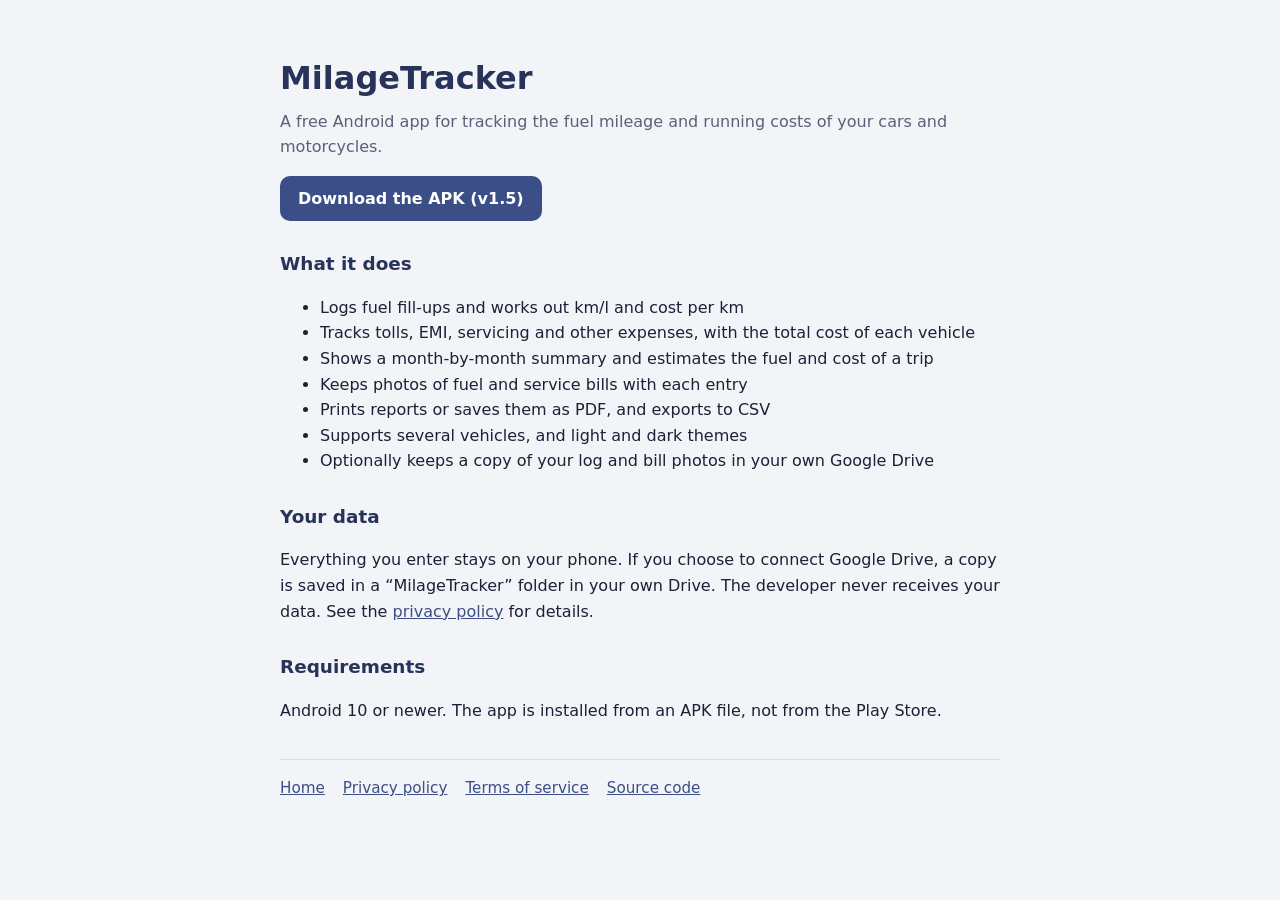
<file: docs/index.html>
<!doctype html>
<html lang="en">
<head>
<meta charset="utf-8">
<meta name="viewport" content="width=device-width, initial-scale=1">
<title>MilageTracker</title>
<style>
  body { font-family: system-ui, "Segoe UI", Roboto, sans-serif; line-height: 1.6; color: #1B2136; background: #F3F4F8; margin: 0; }
  main { max-width: 720px; margin: 0 auto; padding: 32px 20px 56px; }
  h1 { color: #273359; margin-bottom: 4px; }
  h2 { color: #273359; margin-top: 28px; font-size: 1.15rem; }
  .meta { color: #5A6079; margin-top: 0; }
  nav { margin-top: 36px; padding-top: 16px; border-top: 1px solid #D9DDEA; font-size: .95rem; }
  nav a { margin-right: 18px; }
  a { color: #3B4E87; }
  .btn { display: inline-block; background: #3B4E87; color: #fff; padding: 10px 18px; border-radius: 10px; text-decoration: none; font-weight: 600; }
</style></head>
<body>
<main>
<h1>MilageTracker</h1>
<p class="meta">A free Android app for tracking the fuel mileage and running costs of your cars and motorcycles.</p>
<p><a class="btn" href="https://github.com/doonsMonk/MilageTracker/raw/main/release/MilageTracker-1.5.apk">Download the APK (v1.5)</a></p>
<h2>What it does</h2>
<ul>
  <li>Logs fuel fill-ups and works out km/l and cost per km</li>
  <li>Tracks tolls, EMI, servicing and other expenses, with the total cost of each vehicle</li>
  <li>Shows a month-by-month summary and estimates the fuel and cost of a trip</li>
  <li>Keeps photos of fuel and service bills with each entry</li>
  <li>Prints reports or saves them as PDF, and exports to CSV</li>
  <li>Supports several vehicles, and light and dark themes</li>
  <li>Optionally keeps a copy of your log and bill photos in your own Google Drive</li>
</ul>
<h2>Your data</h2>
<p>Everything you enter stays on your phone. If you choose to connect Google Drive, a copy is saved in a
“MilageTracker” folder in your own Drive. The developer never receives your data. See the
<a href="privacy.html">privacy policy</a> for details.</p>
<h2>Requirements</h2>
<p>Android 10 or newer. The app is installed from an APK file, not from the Play Store.</p>
<nav><a href="index.html">Home</a><a href="privacy.html">Privacy policy</a><a href="terms.html">Terms of service</a><a href="https://github.com/doonsMonk/MilageTracker">Source code</a></nav>
</main>
</body>
</html>
</file>
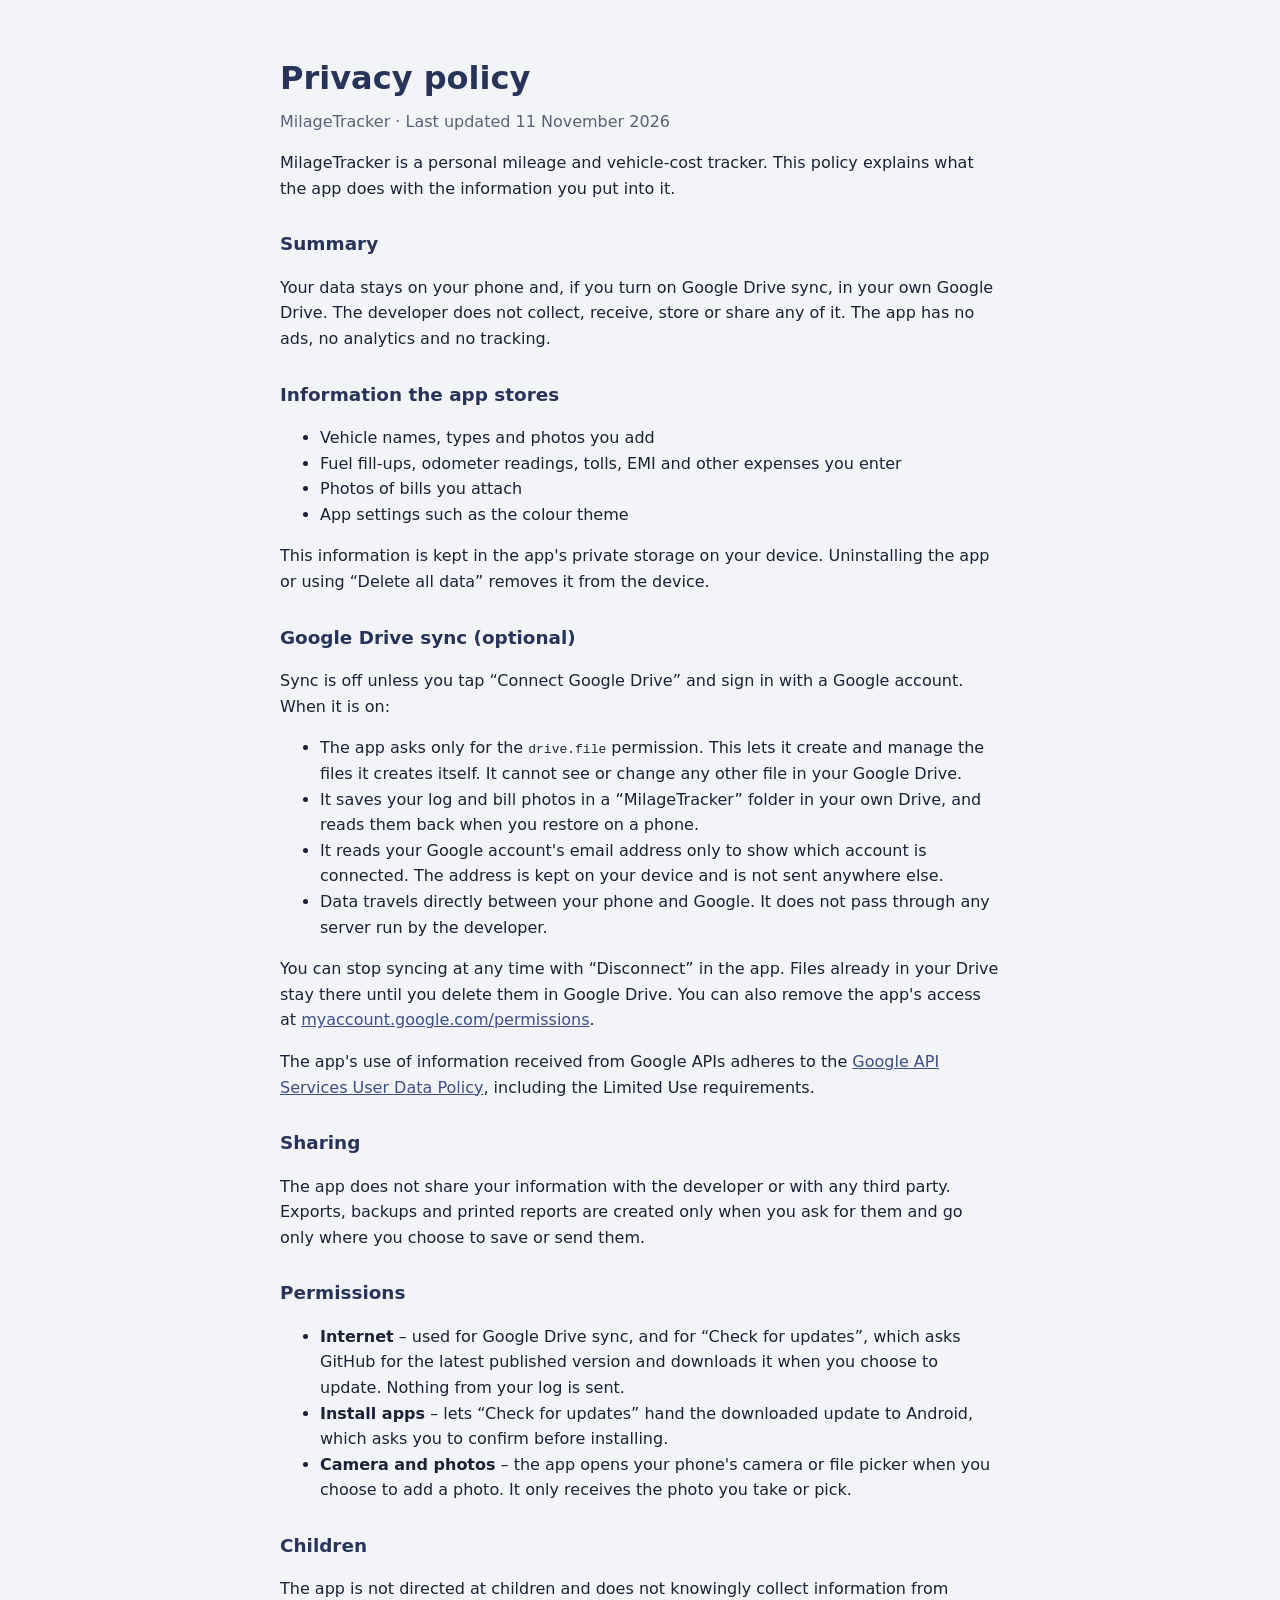
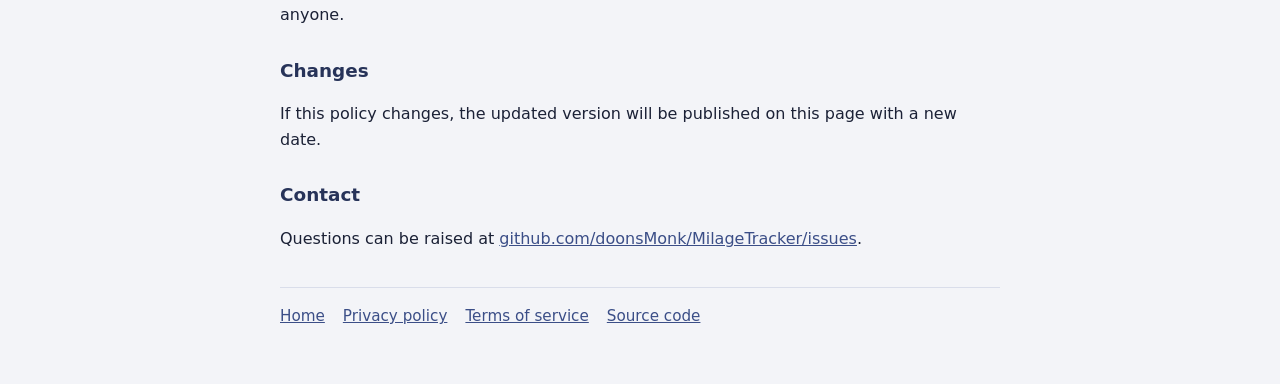
<file: docs/privacy.html>
<!doctype html>
<html lang="en">
<head>
<meta charset="utf-8">
<meta name="viewport" content="width=device-width, initial-scale=1">
<title>MilageTracker – Privacy policy</title>
<style>
  body { font-family: system-ui, "Segoe UI", Roboto, sans-serif; line-height: 1.6; color: #1B2136; background: #F3F4F8; margin: 0; }
  main { max-width: 720px; margin: 0 auto; padding: 32px 20px 56px; }
  h1 { color: #273359; margin-bottom: 4px; }
  h2 { color: #273359; margin-top: 28px; font-size: 1.15rem; }
  .meta { color: #5A6079; margin-top: 0; }
  nav { margin-top: 36px; padding-top: 16px; border-top: 1px solid #D9DDEA; font-size: .95rem; }
  nav a { margin-right: 18px; }
  a { color: #3B4E87; }
  .btn { display: inline-block; background: #3B4E87; color: #fff; padding: 10px 18px; border-radius: 10px; text-decoration: none; font-weight: 600; }
</style></head>
<body>
<main>
<h1>Privacy policy</h1>
<p class="meta">MilageTracker · Last updated 11 November 2026</p>
<p>MilageTracker is a personal mileage and vehicle-cost tracker. This policy explains what the app does with
the information you put into it.</p>

<h2>Summary</h2>
<p>Your data stays on your phone and, if you turn on Google Drive sync, in your own Google Drive.
The developer does not collect, receive, store or share any of it. The app has no ads, no analytics and no tracking.</p>

<h2>Information the app stores</h2>
<ul>
  <li>Vehicle names, types and photos you add</li>
  <li>Fuel fill-ups, odometer readings, tolls, EMI and other expenses you enter</li>
  <li>Photos of bills you attach</li>
  <li>App settings such as the colour theme</li>
</ul>
<p>This information is kept in the app's private storage on your device. Uninstalling the app or using
“Delete all data” removes it from the device.</p>

<h2>Google Drive sync (optional)</h2>
<p>Sync is off unless you tap “Connect Google Drive” and sign in with a Google account. When it is on:</p>
<ul>
  <li>The app asks only for the <code>drive.file</code> permission. This lets it create and manage the files it
      creates itself. It cannot see or change any other file in your Google Drive.</li>
  <li>It saves your log and bill photos in a “MilageTracker” folder in your own Drive, and reads them back when
      you restore on a phone.</li>
  <li>It reads your Google account's email address only to show which account is connected. The address is
      kept on your device and is not sent anywhere else.</li>
  <li>Data travels directly between your phone and Google. It does not pass through any server run by the developer.</li>
</ul>
<p>You can stop syncing at any time with “Disconnect” in the app. Files already in your Drive stay there until you
delete them in Google Drive. You can also remove the app's access at
<a href="https://myaccount.google.com/permissions">myaccount.google.com/permissions</a>.</p>
<p>The app's use of information received from Google APIs adheres to the
<a href="https://developers.google.com/terms/api-services-user-data-policy">Google API Services User Data Policy</a>,
including the Limited Use requirements.</p>

<h2>Sharing</h2>
<p>The app does not share your information with the developer or with any third party. Exports, backups and printed
reports are created only when you ask for them and go only where you choose to save or send them.</p>

<h2>Permissions</h2>
<ul>
  <li><b>Internet</b> – used for Google Drive sync, and for “Check for updates”, which asks GitHub for the
      latest published version and downloads it when you choose to update. Nothing from your log is sent.</li>
  <li><b>Install apps</b> – lets “Check for updates” hand the downloaded update to Android, which asks you to
      confirm before installing.</li>
  <li><b>Camera and photos</b> – the app opens your phone's camera or file picker when you choose to add a photo.
      It only receives the photo you take or pick.</li>
</ul>

<h2>Children</h2>
<p>The app is not directed at children and does not knowingly collect information from anyone.</p>

<h2>Changes</h2>
<p>If this policy changes, the updated version will be published on this page with a new date.</p>

<h2>Contact</h2>
<p>Questions can be raised at
<a href="https://github.com/doonsMonk/MilageTracker/issues">github.com/doonsMonk/MilageTracker/issues</a>.</p>
<nav><a href="index.html">Home</a><a href="privacy.html">Privacy policy</a><a href="terms.html">Terms of service</a><a href="https://github.com/doonsMonk/MilageTracker">Source code</a></nav>
</main>
</body>
</html>
</file>
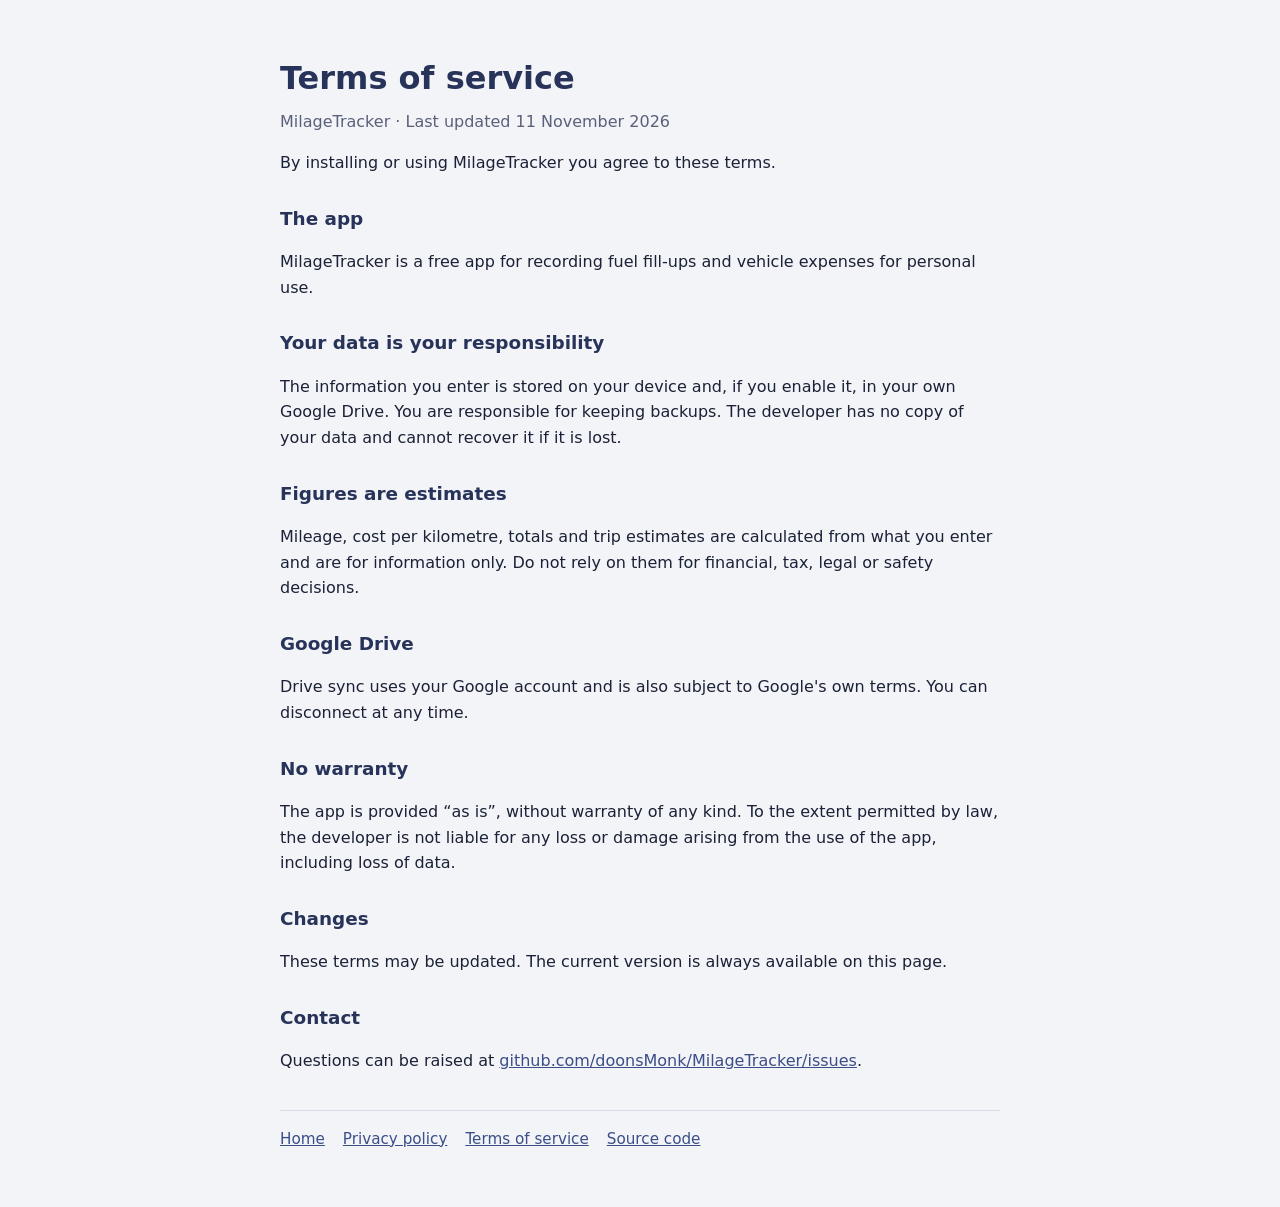
<file: docs/terms.html>
<!doctype html>
<html lang="en">
<head>
<meta charset="utf-8">
<meta name="viewport" content="width=device-width, initial-scale=1">
<title>MilageTracker – Terms of service</title>
<style>
  body { font-family: system-ui, "Segoe UI", Roboto, sans-serif; line-height: 1.6; color: #1B2136; background: #F3F4F8; margin: 0; }
  main { max-width: 720px; margin: 0 auto; padding: 32px 20px 56px; }
  h1 { color: #273359; margin-bottom: 4px; }
  h2 { color: #273359; margin-top: 28px; font-size: 1.15rem; }
  .meta { color: #5A6079; margin-top: 0; }
  nav { margin-top: 36px; padding-top: 16px; border-top: 1px solid #D9DDEA; font-size: .95rem; }
  nav a { margin-right: 18px; }
  a { color: #3B4E87; }
  .btn { display: inline-block; background: #3B4E87; color: #fff; padding: 10px 18px; border-radius: 10px; text-decoration: none; font-weight: 600; }
</style></head>
<body>
<main>
<h1>Terms of service</h1>
<p class="meta">MilageTracker · Last updated 11 November 2026</p>
<p>By installing or using MilageTracker you agree to these terms.</p>

<h2>The app</h2>
<p>MilageTracker is a free app for recording fuel fill-ups and vehicle expenses for personal use.</p>

<h2>Your data is your responsibility</h2>
<p>The information you enter is stored on your device and, if you enable it, in your own Google Drive. You are
responsible for keeping backups. The developer has no copy of your data and cannot recover it if it is lost.</p>

<h2>Figures are estimates</h2>
<p>Mileage, cost per kilometre, totals and trip estimates are calculated from what you enter and are for
information only. Do not rely on them for financial, tax, legal or safety decisions.</p>

<h2>Google Drive</h2>
<p>Drive sync uses your Google account and is also subject to Google's own terms. You can disconnect at any time.</p>

<h2>No warranty</h2>
<p>The app is provided “as is”, without warranty of any kind. To the extent permitted by law, the developer is
not liable for any loss or damage arising from the use of the app, including loss of data.</p>

<h2>Changes</h2>
<p>These terms may be updated. The current version is always available on this page.</p>

<h2>Contact</h2>
<p>Questions can be raised at
<a href="https://github.com/doonsMonk/MilageTracker/issues">github.com/doonsMonk/MilageTracker/issues</a>.</p>
<nav><a href="index.html">Home</a><a href="privacy.html">Privacy policy</a><a href="terms.html">Terms of service</a><a href="https://github.com/doonsMonk/MilageTracker">Source code</a></nav>
</main>
</body>
</html>
</file>
